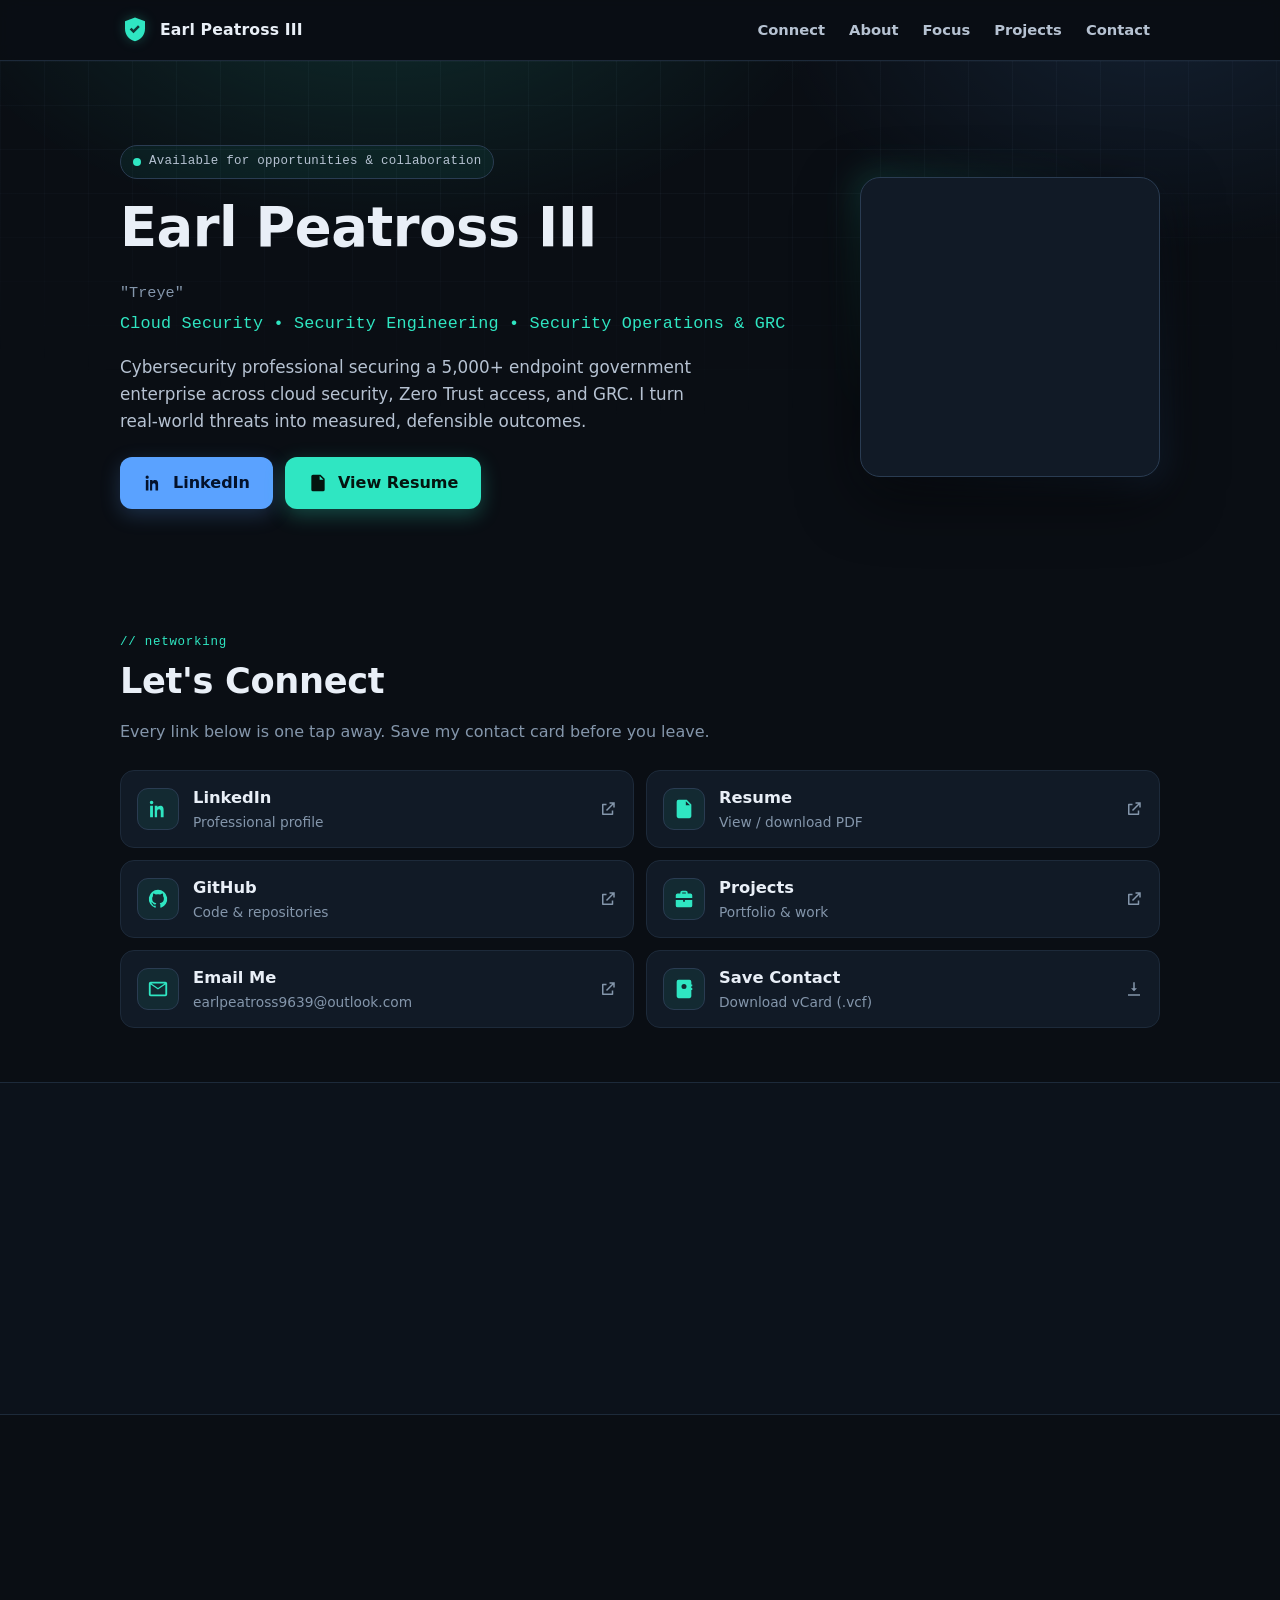
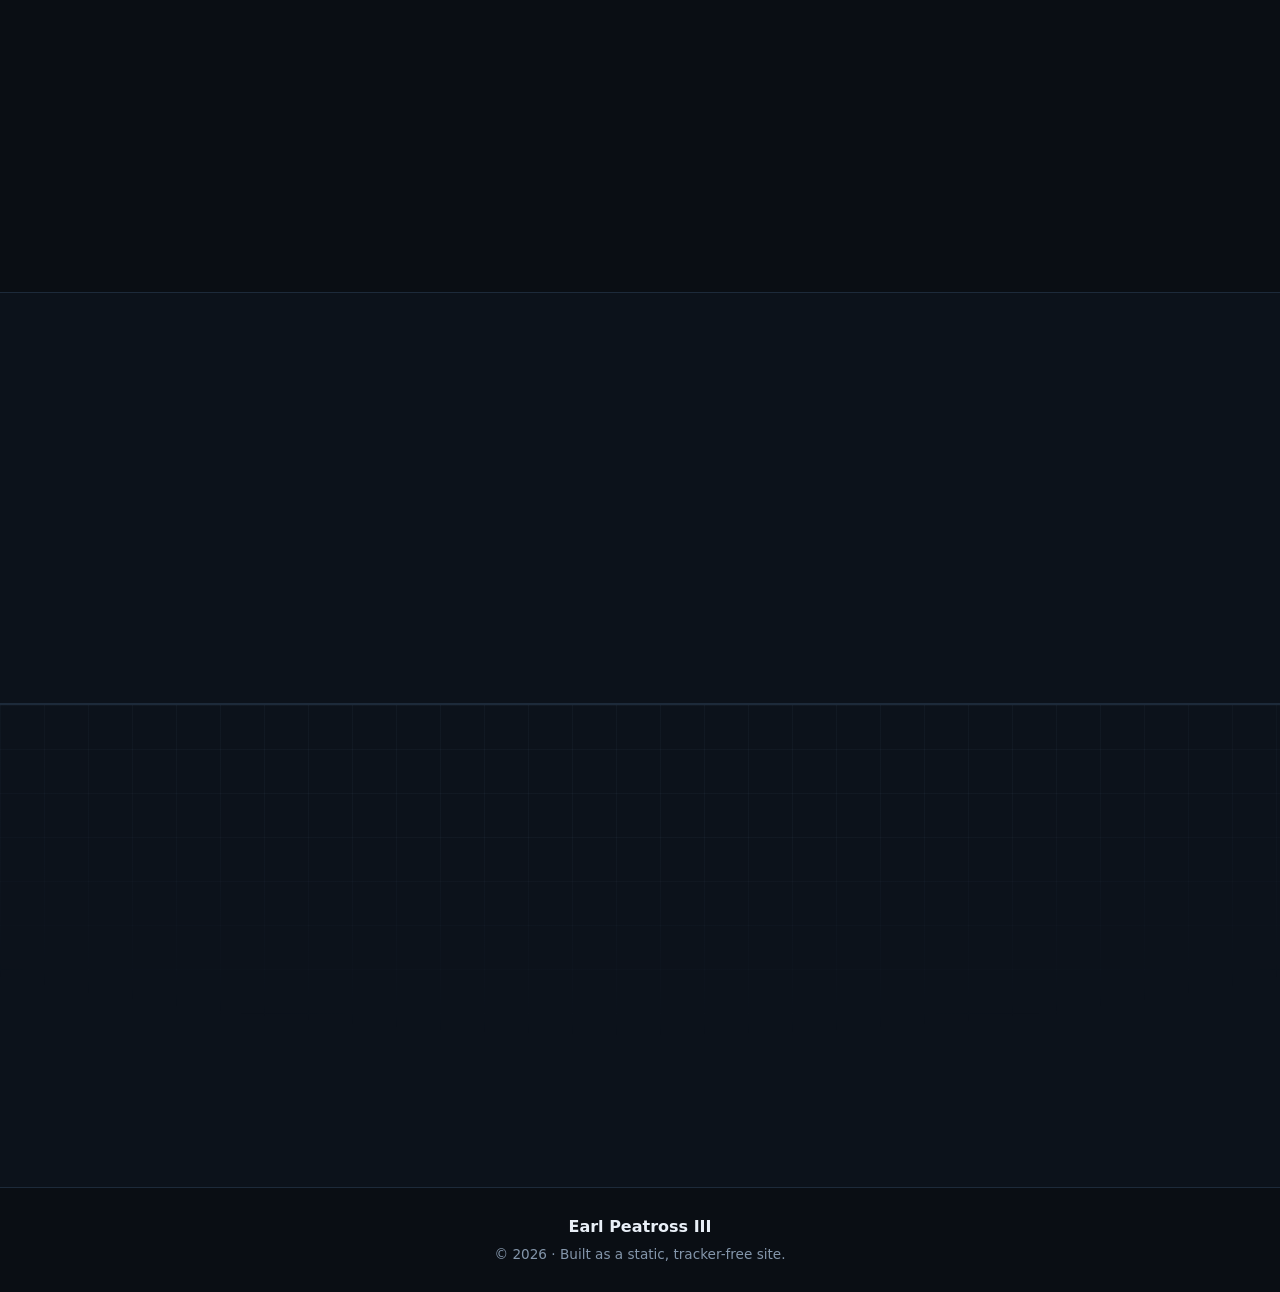
<file: index.html>
<!DOCTYPE html>
<html lang="en">
<head>
  <meta charset="UTF-8" />
  <meta name="viewport" content="width=device-width, initial-scale=1, viewport-fit=cover" />

  <!-- Content Security Policy for a static, self-contained site.
       Everything loads from this origin only; no third-party scripts or trackers.
       (frame-ancestors / X-Frame-Options are best set as real HTTP headers — see README.) -->
  <meta http-equiv="Content-Security-Policy"
        content="default-src 'self'; img-src 'self' data:; style-src 'self'; script-src 'self'; font-src 'self'; connect-src 'self'; base-uri 'self'; form-action 'self'; object-src 'none'; upgrade-insecure-requests" />
  <meta name="referrer" content="strict-origin-when-cross-origin" />

  <!-- Primary SEO -->
  <title>Earl Peatross III | Information Security Specialist</title>
  <meta name="description" content="Earl Peatross III, cybersecurity professional in cloud security, Zero Trust access, security operations, and GRC. Connect, view my resume, and reach out." />
  <meta name="author" content="Earl Peatross III" />
  <meta name="theme-color" content="#0a0e14" />
  <link rel="canonical" href="https://earlpeatross9639.github.io/" />

  <!-- Open Graph / social -->
  <meta property="og:type" content="profile" />
  <meta property="og:title" content="Earl Peatross III | Cloud Security, Security Engineering & GRC" />
  <meta property="og:description" content="Cybersecurity professional in cloud security, Zero Trust access, security operations, and GRC." />
  <meta property="og:url" content="https://earlpeatross9639.github.io/" />
  <meta property="og:image" content="assets/og-image.png" />
  <meta property="og:image:width" content="1200" />
  <meta property="og:image:height" content="630" />
  <meta name="twitter:card" content="summary_large_image" />
  <meta name="twitter:title" content="Earl Peatross III | Cloud Security, Security Engineering & GRC" />
  <meta name="twitter:description" content="Cybersecurity professional in cloud security, Zero Trust access, security operations, and GRC." />
  <meta name="twitter:image" content="assets/og-image.png" />

  <!-- Favicon (replace assets/favicon.svg with your own icon if desired) -->
  <link rel="icon" type="image/svg+xml" href="assets/favicon.svg" />
  <link rel="apple-touch-icon" href="assets/favicon.svg" />

  <link rel="stylesheet" href="styles.css" />
</head>
<body>
  <a class="skip-link" href="#main">Skip to content</a>

  <!-- ===================== Sticky Header / Nav ===================== -->
  <header class="site-header">
    <div class="container header-inner">
      <a class="brand" href="#top" aria-label="Home">
        <span class="brand-mark" aria-hidden="true">
          <svg viewBox="0 0 24 24"><path d="M12 2l8 3v6c0 4.7-3.2 8.8-8 10-4.8-1.2-8-5.3-8-10V5l8-3zm-1.2 12.6l5-5-1.4-1.4-3.6 3.6-1.6-1.6L7.8 11.6l3 3z"/></svg>
        </span>
        <span class="brand-name" id="brand-name">Earl Peatross III</span>
      </a>

      <button class="nav-toggle" id="nav-toggle" aria-expanded="false" aria-controls="site-nav" aria-label="Toggle navigation">
        <span class="nav-toggle-bar"></span>
        <span class="nav-toggle-bar"></span>
        <span class="nav-toggle-bar"></span>
      </button>

      <nav class="site-nav" id="site-nav" aria-label="Primary">
        <a href="#connect">Connect</a>
        <a href="#about">About</a>
        <a href="#focus">Focus</a>
        <a href="#projects">Projects</a>
        <a href="#contact">Contact</a>
      </nav>
    </div>
  </header>

  <main id="main">
    <!-- ===================== Hero ===================== -->
    <section class="hero" id="top">
      <div class="grid-bg" aria-hidden="true"></div>
      <div class="container hero-inner">
        <div class="hero-text" data-reveal>
          <p class="eyebrow"><span class="status-dot" aria-hidden="true"></span>Available for opportunities &amp; collaboration</p>
          <h1 id="hero-name">Earl Peatross III</h1>
          <p class="hero-nickname" id="hero-nickname" hidden></p>
          <p class="hero-tagline" id="hero-tagline">Information Security • Incident Response • Cybersecurity</p>
          <p class="hero-intro" id="hero-intro"></p>
          <div class="hero-buttons" id="hero-buttons"></div>
        </div>

        <div class="hero-photo" data-reveal>
          <!-- Replace assets/image.jpg with your own photo (square works best). -->
          <div class="photo-frame">
            <img src="assets/image.jpg" alt="Portrait of Earl Peatross III" width="320" height="320" loading="eager" decoding="async" />
            <span class="photo-ring" aria-hidden="true"></span>
          </div>
        </div>
      </div>
    </section>

    <!-- ===================== Let's Connect ===================== -->
    <section class="section" id="connect" aria-labelledby="connect-title">
      <div class="container">
        <div class="section-head" data-reveal>
          <span class="section-kicker">// networking</span>
          <h2 id="connect-title">Let's Connect</h2>
          <p class="section-sub">Every link below is one tap away. Save my contact card before you leave.</p>
        </div>
        <div class="link-grid" id="connect-grid" data-reveal></div>
      </div>
    </section>

    <!-- ===================== Resume ===================== -->
    <section class="section section-alt" id="resume" aria-labelledby="resume-title">
      <div class="container">
        <div class="resume-panel" data-reveal>
          <div class="resume-copy">
            <span class="section-kicker">// credentials</span>
            <h2 id="resume-title">Resume</h2>
            <p class="section-sub">Full professional background, experience, and certifications. Opens cleanly on mobile.</p>
          </div>
          <div class="resume-actions" id="resume-actions"></div>
        </div>
      </div>
    </section>

    <!-- ===================== About ===================== -->
    <section class="section" id="about" aria-labelledby="about-title">
      <div class="container about-grid">
        <div class="section-head" data-reveal>
          <span class="section-kicker">// about</span>
          <h2 id="about-title">About</h2>
          <div id="about-text" class="about-text"></div>
          <p class="about-creds" id="about-creds" hidden></p>
          <p class="about-meta">
            <span class="meta-pin" aria-hidden="true">
              <svg viewBox="0 0 24 24"><path d="M12 2a7 7 0 0 0-7 7c0 5 7 13 7 13s7-8 7-13a7 7 0 0 0-7-7zm0 9.5A2.5 2.5 0 1 1 12 6.5a2.5 2.5 0 0 1 0 5z"/></svg>
            </span>
            <span id="about-location">Clarksville, IN</span>
          </p>
        </div>
      </div>
    </section>

    <!-- ===================== Areas of Focus ===================== -->
    <section class="section section-alt" id="focus" aria-labelledby="focus-title">
      <div class="container">
        <div class="section-head" data-reveal>
          <span class="section-kicker">// capabilities</span>
          <h2 id="focus-title">Areas of Focus</h2>
          <p class="section-sub">Where I spend my time defending, building, and responding.</p>
        </div>
        <div class="focus-grid" id="focus-grid" data-reveal></div>
      </div>
    </section>

    <!-- ===================== Projects ===================== -->
    <section class="section" id="projects" aria-labelledby="projects-title">
      <div class="container">
        <div class="section-head" data-reveal>
          <span class="section-kicker">// work</span>
          <h2 id="projects-title">Projects</h2>
          <p class="section-sub">A selection of my work and community involvement.</p>
        </div>
        <div class="projects-grid" id="projects-grid" data-reveal></div>
      </div>
    </section>

    <!-- ===================== Contact ===================== -->
    <section class="section section-alt" id="contact" aria-labelledby="contact-title">
      <div class="container">
        <div class="contact-panel" data-reveal>
          <span class="section-kicker">// get in touch</span>
          <h2 id="contact-title">Have an opportunity or want to connect?</h2>
          <p class="section-sub">I'd be glad to talk security, roles, or collaboration.</p>
          <div class="contact-buttons" id="contact-buttons"></div>
        </div>
      </div>
    </section>

    <!-- ===================== QR ===================== -->
    <section class="section qr-section" id="qr" aria-labelledby="qr-title">
      <div class="grid-bg" aria-hidden="true"></div>
      <div class="container qr-inner" data-reveal>
        <div class="qr-copy">
          <span class="section-kicker">// share</span>
          <h2 id="qr-title">Scan. Connect. Let's Talk Security.</h2>
          <p class="section-sub">Point a phone camera at the code to open this page instantly.</p>
          <p class="qr-url-line">Links to: <span class="qr-url" id="qr-url">https://YOUR-DOMAIN-HERE.com</span></p>
          <p class="qr-note" id="qr-note" hidden>⚠ Replace <code>qrUrl</code> in <code>script.js</code> with your real domain, then regenerate.</p>
          <p class="qr-hint">Need a high-res printable version? Open <a href="qr.html">the QR generator page</a>.</p>
        </div>
        <div class="qr-card">
          <div class="qr-code" id="qr-code" role="img" aria-label="QR code to this website"></div>
          <button class="btn btn-ghost qr-save" id="save-contact-link" type="button">
            <span class="btn-icon"><svg viewBox="0 0 24 24" aria-hidden="true"><path d="M6 2h12a2 2 0 0 1 2 2v16a2 2 0 0 1-2 2H6a2 2 0 0 1-2-2V4a2 2 0 0 1 2-2zm6 4.5A2.75 2.75 0 1 0 12 12a2.75 2.75 0 0 0 0-5.5zM7.5 17.5c0-2 2-3 4.5-3s4.5 1 4.5 3v.5h-9v-.5z"/></svg></span>
            Save my contact card
          </button>
        </div>
      </div>
    </section>
  </main>

  <!-- ===================== Footer ===================== -->
  <footer class="site-footer">
    <div class="container footer-inner">
      <p class="footer-brand"><span id="footer-name">Earl Peatross III</span></p>
      <p class="footer-meta">© <span id="year">2026</span> · Built as a static, tracker-free site.</p>
    </div>
  </footer>

  <script src="script.js" defer></script>
</body>
</html>
</file>
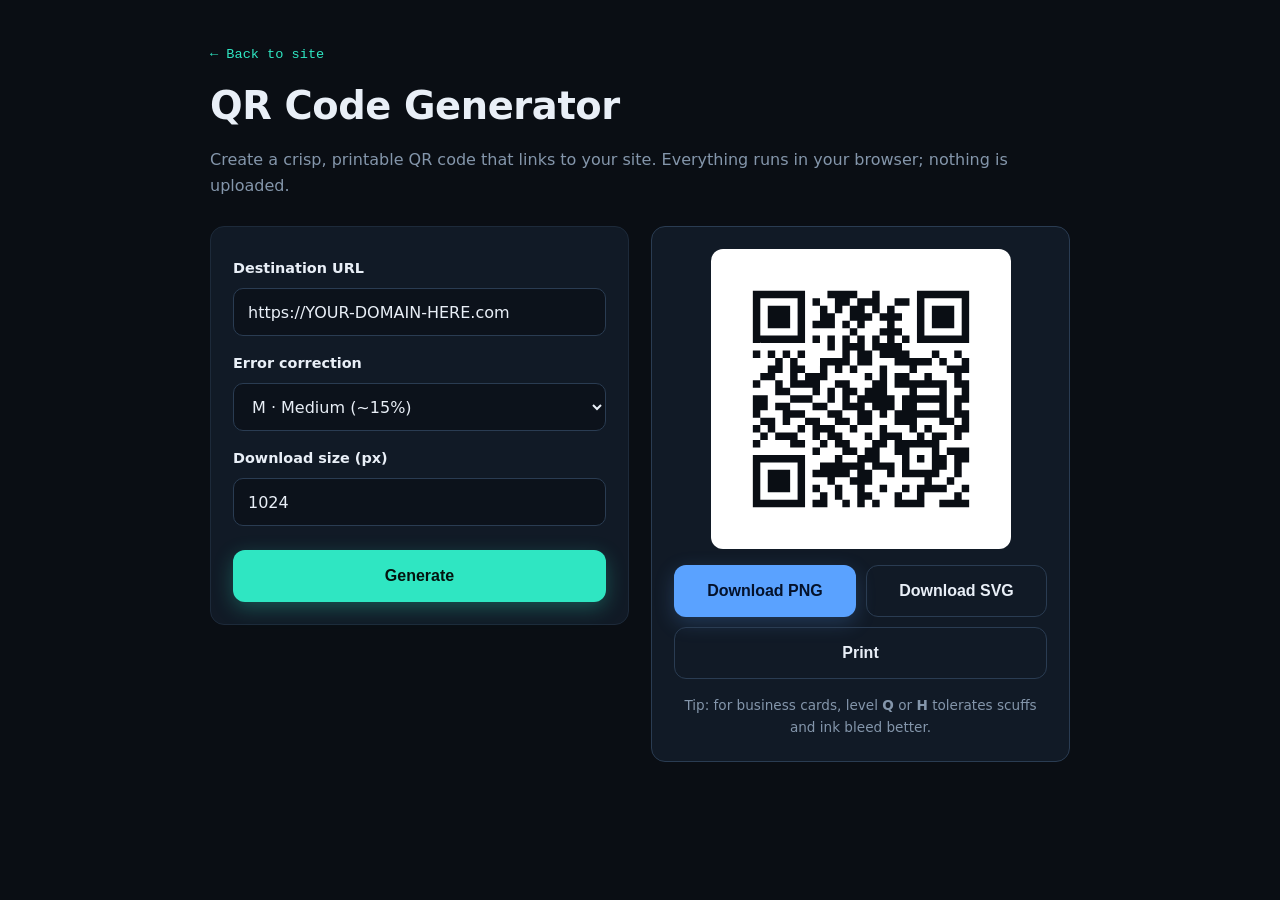
<file: qr.html>
<!DOCTYPE html>
<html lang="en">
<head>
  <meta charset="UTF-8" />
  <meta name="viewport" content="width=device-width, initial-scale=1" />
  <meta http-equiv="Content-Security-Policy"
        content="default-src 'self'; img-src 'self' data:; style-src 'self'; script-src 'self'; base-uri 'self'; object-src 'none'" />
  <title>QR Code Generator | Earl Peatross III</title>
  <meta name="description" content="Generate and download a printable QR code for your networking page." />
  <link rel="icon" type="image/svg+xml" href="assets/favicon.svg" />
  <link rel="stylesheet" href="styles.css" />
  <link rel="stylesheet" href="assets/qr-page.css" />
</head>
<body>
  <main class="qr-tool container">
    <a class="back-link" href="index.html">← Back to site</a>
    <h1>QR Code Generator</h1>
    <p class="section-sub">Create a crisp, printable QR code that links to your site. Everything runs in your browser; nothing is uploaded.</p>

    <div class="qr-tool-grid">
      <form class="qr-form" id="qr-form" autocomplete="off">
        <label for="qr-text">Destination URL</label>
        <input type="text" id="qr-text" name="qr-text" value="https://YOUR-DOMAIN-HERE.com" inputmode="url" />

        <label for="qr-ecl">Error correction</label>
        <select id="qr-ecl" name="qr-ecl">
          <option value="L">L · Low (~7%)</option>
          <option value="M" selected>M · Medium (~15%)</option>
          <option value="Q">Q · Quartile (~25%)</option>
          <option value="H">H · High (~30%, most robust)</option>
        </select>

        <label for="qr-size">Download size (px)</label>
        <input type="number" id="qr-size" name="qr-size" value="1024" min="128" max="4096" step="64" />

        <button type="submit" class="btn btn-accent">Generate</button>
      </form>

      <div class="qr-preview">
        <div class="qr-code" id="qr-code" role="img" aria-label="Generated QR code"></div>
        <div class="qr-tool-actions">
          <button type="button" class="btn btn-primary" id="download-png">Download PNG</button>
          <button type="button" class="btn btn-ghost" id="download-svg">Download SVG</button>
          <button type="button" class="btn btn-ghost" id="print-qr">Print</button>
        </div>
        <p class="qr-tip">Tip: for business cards, level <strong>Q</strong> or <strong>H</strong> tolerates scuffs and ink bleed better.</p>
      </div>
    </div>
  </main>

  <script src="script.js"></script>
  <script src="assets/qr-page.js"></script>
</body>
</html>
</file>
<file: styles.css>
/* =============================================================================
   EARL PEATROSS III — Cybersecurity Networking Landing Page
   Design: modern security-operations-center aesthetic. Dark, high-contrast,
   restrained glow, subtle grid/terminal cues. Mobile-first.
   ============================================================================= */

/* ---------------------------------------------------------------- Tokens --- */
:root {
  --bg:        #0a0e14;
  --bg-2:      #0c121b;
  --surface:   #111a26;
  --surface-2: #0f1722;
  --border:    #1d2a3a;
  --border-2:  #2a3c52;
  --text:      #e9eff7;
  --text-dim:  #b6c2d2;
  --muted:     #8496ab;
  --accent:    #2fe6c2;   /* mint / cyan */
  --accent-2:  #5aa2ff;   /* signal blue */
  --accent-ink:#04140f;   /* text on accent */
  --glow:      rgba(47, 230, 194, 0.28);
  --glow-blue: rgba(90, 162, 255, 0.22);
  --danger:    #ff8a8a;

  --font-sans: system-ui, -apple-system, "Segoe UI", Roboto, "Helvetica Neue", Arial, sans-serif;
  --font-mono: ui-monospace, SFMono-Regular, "SF Mono", Menlo, Consolas, "Liberation Mono", monospace;

  --radius:    14px;
  --radius-sm: 10px;
  --maxw:      1080px;
  --shadow:    0 10px 30px rgba(0, 0, 0, 0.45);
  --shadow-lg: 0 20px 60px rgba(0, 0, 0, 0.55);
}

/* --------------------------------------------------------------- Reset ----- */
* { box-sizing: border-box; }
html { scroll-behavior: smooth; -webkit-text-size-adjust: 100%; }
@media (prefers-reduced-motion: reduce) { html { scroll-behavior: auto; } }

body {
  margin: 0;
  background: var(--bg);
  color: var(--text);
  font-family: var(--font-sans);
  font-size: 16px;
  line-height: 1.6;
  -webkit-font-smoothing: antialiased;
  text-rendering: optimizeLegibility;
  overflow-x: hidden;
}

h1, h2, h3 { line-height: 1.15; margin: 0 0 0.5em; letter-spacing: -0.01em; }
h1 { font-size: clamp(2rem, 7vw, 3.4rem); font-weight: 800; }
h2 { font-size: clamp(1.5rem, 5vw, 2.2rem); font-weight: 750; }
h3 { font-size: 1.06rem; font-weight: 700; }
p  { margin: 0 0 1rem; }
a  { color: var(--accent); text-decoration: none; }
a:hover { text-decoration: underline; }
img { max-width: 100%; display: block; }
code { font-family: var(--font-mono); font-size: 0.86em; color: var(--accent); background: rgba(47,230,194,0.08); padding: 0.1em 0.4em; border-radius: 5px; }

svg { width: 100%; height: 100%; fill: currentColor; }

.container { width: 100%; max-width: var(--maxw); margin: 0 auto; padding-inline: 20px; }

/* Accessibility: skip link + focus visibility */
.skip-link {
  position: absolute; left: 12px; top: -60px; z-index: 200;
  background: var(--accent); color: var(--accent-ink);
  padding: 10px 16px; border-radius: 8px; font-weight: 700;
  transition: top 0.2s ease;
}
.skip-link:focus { top: 12px; text-decoration: none; }
:focus-visible {
  outline: 2px solid var(--accent);
  outline-offset: 3px;
  border-radius: 6px;
}

/* Reveal-on-scroll */
[data-reveal] {
  opacity: 0;
  transform: translateY(16px);
  transition: opacity 0.6s ease, transform 0.6s ease;
}
[data-reveal].revealed { opacity: 1; transform: none; }
@media (prefers-reduced-motion: reduce) {
  [data-reveal] { opacity: 1; transform: none; transition: none; }
}

/* --------------------------------------------------------- Grid backdrop -- */
.grid-bg {
  position: absolute; inset: 0; z-index: 0; pointer-events: none;
  background-image:
    linear-gradient(to right, rgba(120, 150, 190, 0.05) 1px, transparent 1px),
    linear-gradient(to bottom, rgba(120, 150, 190, 0.05) 1px, transparent 1px);
  background-size: 44px 44px;
  mask-image: radial-gradient(ellipse 90% 70% at 50% 0%, #000 40%, transparent 100%);
  -webkit-mask-image: radial-gradient(ellipse 90% 70% at 50% 0%, #000 40%, transparent 100%);
}

/* ------------------------------------------------------------- Header ----- */
.site-header {
  position: sticky; top: 0; z-index: 100;
  background: rgba(10, 14, 20, 0.82);
  backdrop-filter: saturate(140%) blur(10px);
  -webkit-backdrop-filter: saturate(140%) blur(10px);
  border-bottom: 1px solid var(--border);
}
.header-inner {
  display: flex; align-items: center; justify-content: space-between;
  height: 60px; gap: 12px;
}
.brand { display: inline-flex; align-items: center; gap: 10px; color: var(--text); font-weight: 700; }
.brand:hover { text-decoration: none; }
.brand-mark {
  width: 30px; height: 30px; display: grid; place-items: center;
  color: var(--accent);
  filter: drop-shadow(0 0 6px var(--glow));
}
.brand-name { font-size: 0.98rem; letter-spacing: 0.01em; }

.site-nav { display: none; }
.site-nav a {
  color: var(--text-dim); font-size: 0.92rem; font-weight: 600;
  padding: 8px 10px; border-radius: 8px;
}
.site-nav a:hover { color: var(--text); background: rgba(255,255,255,0.04); text-decoration: none; }

.nav-toggle {
  display: inline-flex; flex-direction: column; justify-content: center; gap: 5px;
  width: 44px; height: 44px; padding: 10px;
  background: transparent; border: 1px solid var(--border-2); border-radius: 10px;
  cursor: pointer;
}
.nav-toggle-bar { display: block; height: 2px; width: 100%; background: var(--text); border-radius: 2px; transition: 0.2s ease; }
.nav-toggle[aria-expanded="true"] .nav-toggle-bar:nth-child(1) { transform: translateY(7px) rotate(45deg); }
.nav-toggle[aria-expanded="true"] .nav-toggle-bar:nth-child(2) { opacity: 0; }
.nav-toggle[aria-expanded="true"] .nav-toggle-bar:nth-child(3) { transform: translateY(-7px) rotate(-45deg); }

/* Mobile dropdown nav */
.site-nav.open {
  display: flex; flex-direction: column;
  position: absolute; top: 60px; left: 0; right: 0;
  background: var(--surface); border-bottom: 1px solid var(--border);
  padding: 10px 20px 16px; gap: 4px;
  box-shadow: var(--shadow);
}
.site-nav.open a { padding: 12px 10px; font-size: 1rem; }

/* ---------------------------------------------------------------- Hero ---- */
.hero { position: relative; overflow: hidden; padding: 56px 0 40px; }
.hero::after {
  content: ""; position: absolute; z-index: 0; inset: -20% 0 auto;
  height: 460px;
  background: radial-gradient(60% 100% at 30% 0%, var(--glow) 0%, transparent 60%),
              radial-gradient(50% 90% at 90% 10%, var(--glow-blue) 0%, transparent 60%);
  pointer-events: none; opacity: 0.55;
}
.hero-inner { position: relative; z-index: 1; display: flex; flex-direction: column; gap: 30px; }

.eyebrow {
  display: inline-flex; align-items: center; gap: 8px;
  font-family: var(--font-mono); font-size: 0.78rem; letter-spacing: 0.02em;
  color: var(--text-dim);
  background: rgba(47,230,194,0.06);
  border: 1px solid var(--border-2);
  padding: 6px 12px; border-radius: 999px; margin: 0 0 18px;
}
.status-dot {
  width: 8px; height: 8px; border-radius: 50%; background: var(--accent);
  box-shadow: 0 0 0 0 var(--glow); animation: pulse 2.4s infinite;
}
@keyframes pulse {
  0%   { box-shadow: 0 0 0 0 rgba(47,230,194,0.5); }
  70%  { box-shadow: 0 0 0 8px rgba(47,230,194,0); }
  100% { box-shadow: 0 0 0 0 rgba(47,230,194,0); }
}
@media (prefers-reduced-motion: reduce) { .status-dot { animation: none; } }

.hero-nickname { color: var(--muted); font-family: var(--font-mono); margin: -6px 0 6px; font-size: 0.95rem; }
.hero-tagline {
  font-family: var(--font-mono);
  color: var(--accent);
  font-size: clamp(0.9rem, 3.4vw, 1.05rem);
  letter-spacing: 0.01em; margin: 0 0 16px;
}
.hero-intro { color: var(--text-dim); font-size: 1.05rem; max-width: 56ch; }

.hero-buttons { display: flex; flex-wrap: wrap; gap: 12px; margin-top: 22px; }

/* Photo */
.hero-photo { display: flex; justify-content: center; }
.photo-frame { position: relative; width: min(240px, 66vw); aspect-ratio: 1; }
.photo-frame img {
  width: 100%; height: 100%; object-fit: cover;
  border-radius: 20px; border: 1px solid var(--border-2);
  background: var(--surface);
  box-shadow: var(--shadow-lg);
}
.photo-ring {
  position: absolute; inset: -8px; border-radius: 26px; pointer-events: none;
  background: linear-gradient(135deg, var(--glow), transparent 40%, var(--glow-blue));
  filter: blur(14px); opacity: 0.6; z-index: -1;
}

/* ------------------------------------------------------------ Sections ---- */
.section { position: relative; padding: 54px 0; }
.section-alt { background: var(--bg-2); border-block: 1px solid var(--border); }
.section-head { max-width: 620px; margin-bottom: 26px; }
.section-kicker {
  display: inline-block; font-family: var(--font-mono); font-size: 0.78rem;
  color: var(--accent); letter-spacing: 0.06em; margin-bottom: 8px;
}
.section-sub { color: var(--muted); margin: 4px 0 0; }

/* ----------------------------------------------------------- Buttons ------ */
.btn {
  display: inline-flex; align-items: center; justify-content: center; gap: 10px;
  min-height: 52px; padding: 0 22px;
  border-radius: 12px; font-weight: 700; font-size: 1rem;
  border: 1px solid transparent; cursor: pointer;
  transition: transform 0.15s ease, box-shadow 0.2s ease, background 0.2s ease, border-color 0.2s ease;
  text-align: center;
}
.btn:hover { text-decoration: none; transform: translateY(-2px); }
.btn:active { transform: translateY(0); }
.btn-icon { width: 20px; height: 20px; display: inline-grid; place-items: center; flex: 0 0 auto; }

.btn-primary { background: var(--accent-2); color: #04122b; box-shadow: 0 6px 20px var(--glow-blue); }
.btn-primary:hover { box-shadow: 0 10px 28px var(--glow-blue); }
.btn-accent { background: var(--accent); color: var(--accent-ink); box-shadow: 0 6px 20px var(--glow); }
.btn-accent:hover { box-shadow: 0 10px 28px var(--glow); }
.btn-ghost { background: transparent; color: var(--text); border-color: var(--border-2); }
.btn-ghost:hover { border-color: var(--accent); color: var(--accent); }

.btn.is-placeholder,
.link-card.is-placeholder {
  opacity: 0.55; cursor: not-allowed; filter: grayscale(0.3);
  background: var(--surface); color: var(--muted); border-color: var(--border);
  box-shadow: none;
}

/* --------------------------------------------------- Link cards (grid) ---- */
.link-grid {
  display: grid; grid-template-columns: 1fr; gap: 12px;
}
.link-card {
  display: flex; align-items: center; gap: 14px;
  min-height: 66px; padding: 14px 16px;
  background: var(--surface); border: 1px solid var(--border);
  border-radius: var(--radius); color: var(--text);
  transition: transform 0.15s ease, border-color 0.2s ease, background 0.2s ease, box-shadow 0.2s ease;
  text-align: left; width: 100%; cursor: pointer; font: inherit;
}
.link-card:hover {
  text-decoration: none; transform: translateY(-2px);
  border-color: var(--border-2); background: var(--surface-2);
  box-shadow: var(--shadow);
}
.link-icon {
  width: 42px; height: 42px; flex: 0 0 auto; display: grid; place-items: center;
  color: var(--accent); background: rgba(47,230,194,0.08);
  border: 1px solid var(--border-2); border-radius: 11px;
}
.link-icon svg { width: 22px; height: 22px; }
.link-text { display: flex; flex-direction: column; min-width: 0; flex: 1; }
.link-label { font-weight: 700; font-size: 1.02rem; }
.link-sub { color: var(--muted); font-size: 0.86rem; overflow: hidden; text-overflow: ellipsis; white-space: nowrap; }
.link-arrow { width: 18px; height: 18px; color: var(--muted); flex: 0 0 auto; }
.link-card:hover .link-arrow { color: var(--accent); }

/* --------------------------------------------------------- Resume panel --- */
.resume-panel {
  display: flex; flex-direction: column; gap: 20px;
  background: var(--surface); border: 1px solid var(--border);
  border-radius: var(--radius); padding: 26px 22px;
  position: relative; overflow: hidden;
}
.resume-panel::before {
  content: ""; position: absolute; inset: 0 auto 0 0; width: 4px;
  background: linear-gradient(var(--accent), var(--accent-2));
}
.resume-actions { display: flex; flex-wrap: wrap; gap: 12px; align-items: center; }
.resume-actions .btn { flex: 1 1 auto; min-width: 160px; }
.resume-full-link { flex-basis: 100%; display: inline-flex; align-items: center; gap: 6px; font-family: var(--font-mono); font-size: 0.85rem; color: var(--muted); }
.resume-full-link:hover { color: var(--accent); }
.resume-full-link svg { width: 14px; height: 14px; }

/* -------------------------------------------------------------- About ----- */
.about-text p { color: var(--text-dim); }
.about-text p:last-child { margin-bottom: 0; }
.about-creds {
  margin-top: 16px; padding: 12px 14px;
  background: rgba(90,162,255,0.06); border: 1px solid var(--border-2);
  border-radius: var(--radius-sm); color: var(--text-dim); font-size: 0.95rem;
}
.about-meta { display: inline-flex; align-items: center; gap: 8px; margin-top: 16px; color: var(--muted); font-family: var(--font-mono); font-size: 0.9rem; }
.meta-pin { width: 16px; height: 16px; color: var(--accent); }

/* -------------------------------------------------------- Focus cards ----- */
.focus-grid { display: grid; grid-template-columns: 1fr; gap: 14px; }
.focus-card {
  background: var(--surface); border: 1px solid var(--border);
  border-radius: var(--radius); padding: 20px 18px;
  transition: transform 0.15s ease, border-color 0.2s ease, box-shadow 0.2s ease;
}
.focus-card:hover { transform: translateY(-3px); border-color: var(--border-2); box-shadow: var(--shadow); }
.focus-icon {
  width: 46px; height: 46px; display: grid; place-items: center; margin-bottom: 14px;
  color: var(--accent); background: rgba(47,230,194,0.08);
  border: 1px solid var(--border-2); border-radius: 12px;
}
.focus-icon svg { width: 24px; height: 24px; }
.focus-card h3 { margin-bottom: 6px; }
.focus-card p { color: var(--muted); font-size: 0.94rem; margin: 0; }

/* ------------------------------------------------------- Project cards ---- */
.projects-grid { display: grid; grid-template-columns: 1fr; gap: 14px; }
.project-card {
  display: flex; flex-direction: column;
  background: var(--surface); border: 1px solid var(--border);
  border-radius: var(--radius); padding: 20px 18px;
  transition: transform 0.15s ease, border-color 0.2s ease, box-shadow 0.2s ease;
}
.project-card:hover { transform: translateY(-3px); border-color: var(--border-2); box-shadow: var(--shadow); }
.project-head { display: flex; align-items: center; gap: 10px; margin-bottom: 8px; }
.project-dot { width: 9px; height: 9px; border-radius: 50%; background: var(--accent); box-shadow: 0 0 8px var(--glow); flex: 0 0 auto; }
.project-card h3 { margin: 0; }
.project-desc { color: var(--text-dim); font-size: 0.95rem; flex: 1; }
.project-tech { display: flex; flex-wrap: wrap; gap: 8px; list-style: none; padding: 0; margin: 4px 0 16px; }
.project-tech li {
  font-family: var(--font-mono); font-size: 0.76rem; color: var(--text-dim);
  background: rgba(255,255,255,0.03); border: 1px solid var(--border-2);
  padding: 4px 9px; border-radius: 999px;
}
.project-link { display: inline-flex; align-items: center; gap: 6px; font-weight: 700; font-size: 0.92rem; margin-top: auto; }
.project-link svg { width: 15px; height: 15px; }
.project-link.is-placeholder { color: var(--muted); font-weight: 500; font-family: var(--font-mono); font-size: 0.82rem; }

/* ------------------------------------------------------- Contact panel ---- */
.contact-panel {
  text-align: center; max-width: 640px; margin: 0 auto;
  background: var(--surface); border: 1px solid var(--border);
  border-radius: var(--radius); padding: 34px 22px;
}
.contact-panel .section-sub { margin-bottom: 22px; }
.contact-buttons { display: flex; flex-wrap: wrap; gap: 12px; justify-content: center; }
.contact-buttons .btn { flex: 1 1 auto; min-width: 150px; max-width: 260px; }

/* ------------------------------------------------------------- QR --------- */
.qr-section { overflow: hidden; background: var(--bg-2); border-top: 1px solid var(--border); }
.qr-inner { position: relative; z-index: 1; display: flex; flex-direction: column; gap: 26px; align-items: flex-start; }
.qr-copy { flex: 1; }
.qr-url-line { font-family: var(--font-mono); font-size: 0.9rem; color: var(--muted); margin: 14px 0 0; }
.qr-url { color: var(--accent); word-break: break-all; }
.qr-note { color: var(--danger); font-size: 0.88rem; margin-top: 10px; }
.qr-hint { color: var(--muted); font-size: 0.9rem; margin-top: 12px; }

.qr-card {
  align-self: stretch; display: flex; flex-direction: column; align-items: center; gap: 16px;
  background: var(--surface); border: 1px solid var(--border-2);
  border-radius: 18px; padding: 22px;
  box-shadow: var(--shadow-lg);
}
.qr-code {
  width: min(260px, 72vw); aspect-ratio: 1;
  background: #fff; border-radius: 12px; padding: 12px;
  display: grid; place-items: center;
}
.qr-code svg { width: 100%; height: 100%; display: block; }
.qr-error { color: var(--danger); font-size: 0.85rem; text-align: center; }
.qr-save { width: 100%; }

/* ---------------------------------------------------------- Footer -------- */
.site-footer { border-top: 1px solid var(--border); padding: 26px 0; }
.footer-inner { display: flex; flex-direction: column; gap: 4px; align-items: center; text-align: center; }
.footer-brand { font-weight: 700; margin: 0; }
.footer-meta { color: var(--muted); font-size: 0.85rem; margin: 0; }

/* =============================================================================
   Responsive — progressively enhance for larger screens (mobile-first base)
   ============================================================================= */
@media (min-width: 620px) {
  .link-grid { grid-template-columns: 1fr 1fr; }
  .focus-grid { grid-template-columns: 1fr 1fr; }
  .projects-grid { grid-template-columns: 1fr 1fr; }
  .resume-panel { flex-direction: row; align-items: center; justify-content: space-between; }
  .resume-actions { flex: 0 0 auto; }
  .resume-actions .btn { flex: 0 0 auto; }
}

@media (min-width: 860px) {
  .nav-toggle { display: none; }
  .site-nav { display: flex; gap: 4px; align-items: center; }

  .hero { padding: 84px 0 64px; }
  .hero-inner { flex-direction: row; align-items: center; justify-content: space-between; gap: 48px; }
  .hero-text { flex: 1 1 58%; }
  .hero-photo { flex: 0 0 auto; }
  .photo-frame { width: 300px; }

  .focus-grid { grid-template-columns: repeat(3, 1fr); }
  .projects-grid { grid-template-columns: repeat(auto-fit, minmax(230px, 1fr)); }

  .qr-inner { flex-direction: row; align-items: center; justify-content: space-between; gap: 48px; }
  .qr-card { flex: 0 0 auto; align-self: auto; }
}

/* Larger touch targets already ≥44px throughout for mobile ergonomics. */
</file>
<file: assets/qr-page.css>
/* Styles specific to the standalone QR generator page (qr.html) */
.qr-tool { padding-block: 40px 60px; max-width: 900px; }
.back-link { display: inline-block; font-family: var(--font-mono); font-size: 0.85rem; margin-bottom: 18px; }
.qr-tool h1 { font-size: clamp(1.7rem, 6vw, 2.4rem); }

.qr-tool-grid { display: grid; grid-template-columns: 1fr; gap: 22px; margin-top: 28px; }
@media (min-width: 720px) { .qr-tool-grid { grid-template-columns: 1fr 1fr; align-items: start; } }

.qr-form {
  display: flex; flex-direction: column; gap: 8px;
  background: var(--surface); border: 1px solid var(--border);
  border-radius: var(--radius); padding: 22px;
}
.qr-form label { font-weight: 700; font-size: 0.9rem; margin-top: 8px; }
.qr-form input, .qr-form select {
  width: 100%; min-height: 48px; padding: 0 14px;
  background: var(--bg-2); color: var(--text);
  border: 1px solid var(--border-2); border-radius: 10px;
  font: inherit;
}
.qr-form input:focus, .qr-form select:focus { outline: 2px solid var(--accent); outline-offset: 1px; }
.qr-form .btn { margin-top: 16px; }

.qr-preview {
  display: flex; flex-direction: column; align-items: center; gap: 16px;
  background: var(--surface); border: 1px solid var(--border-2);
  border-radius: var(--radius); padding: 22px;
}
.qr-preview .qr-code { width: min(300px, 78vw); }
.qr-tool-actions { display: flex; flex-wrap: wrap; gap: 10px; justify-content: center; width: 100%; }
.qr-tool-actions .btn { flex: 1 1 auto; min-width: 120px; }
.qr-tip { color: var(--muted); font-size: 0.85rem; text-align: center; margin: 0; }

@media print {
  body * { visibility: hidden; }
  .qr-code, .qr-code * { visibility: visible; }
  .qr-code { position: fixed; inset: 0; margin: auto; width: 320px; height: 320px; box-shadow: none; }
}
</file>
